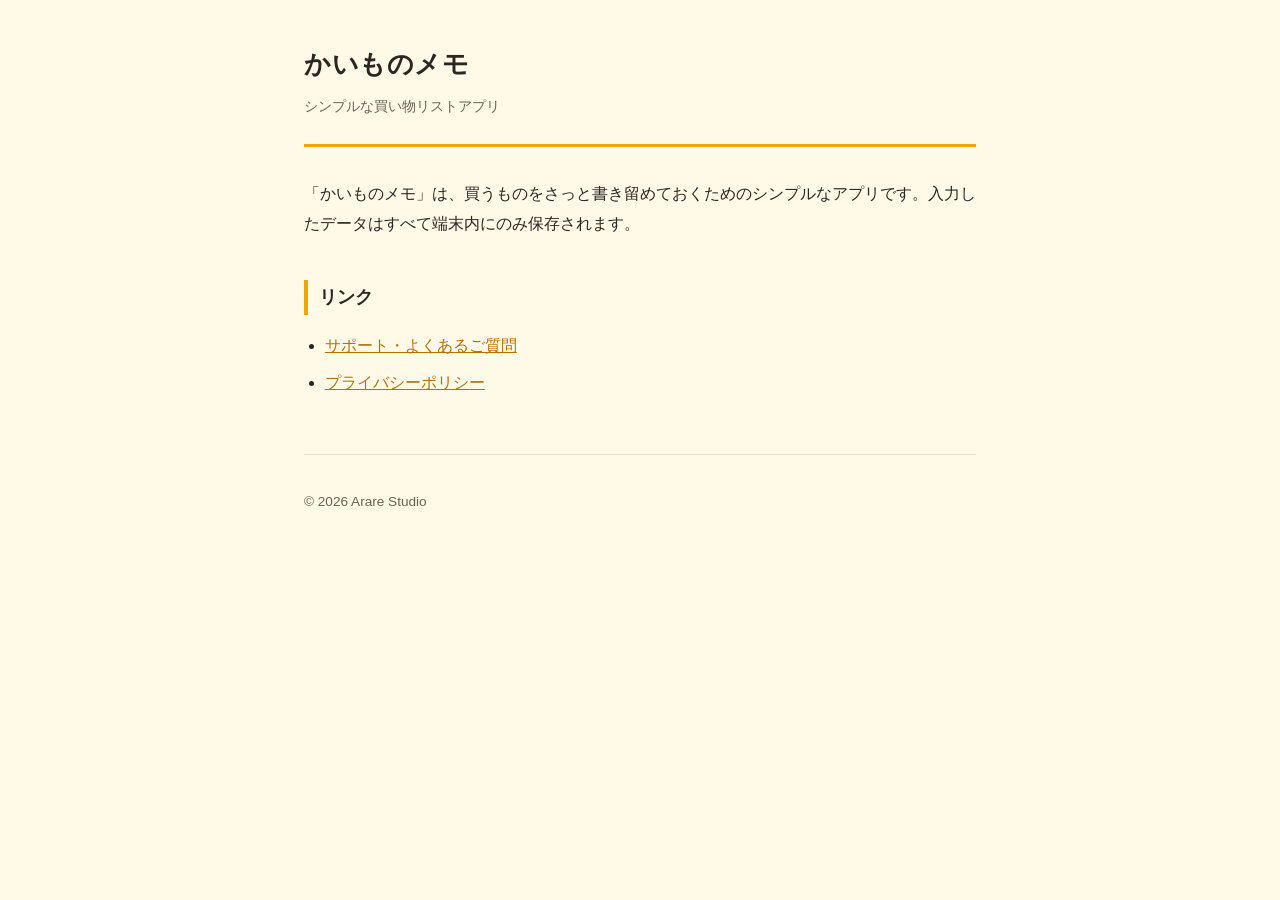
<file: index.html>
<!doctype html>
<html lang="ja">
<head>
<meta charset="utf-8">
<meta name="viewport" content="width=device-width, initial-scale=1">
<title>かいものメモ</title>
<link rel="stylesheet" href="assets/style.css">
</head>
<body>
<div class="wrap">

<header>
  <h1>かいものメモ</h1>
  <p>シンプルな買い物リストアプリ</p>
</header>

<p>「かいものメモ」は、買うものをさっと書き留めておくためのシンプルなアプリです。入力したデータはすべて端末内にのみ保存されます。</p>

<h2>リンク</h2>
<ul>
  <li><a href="support/">サポート・よくあるご質問</a></li>
  <li><a href="privacy/">プライバシーポリシー</a></li>
</ul>

<footer>
  <p>© 2026 Arare Studio</p>
</footer>

</div>
</body>
</html>
</file>
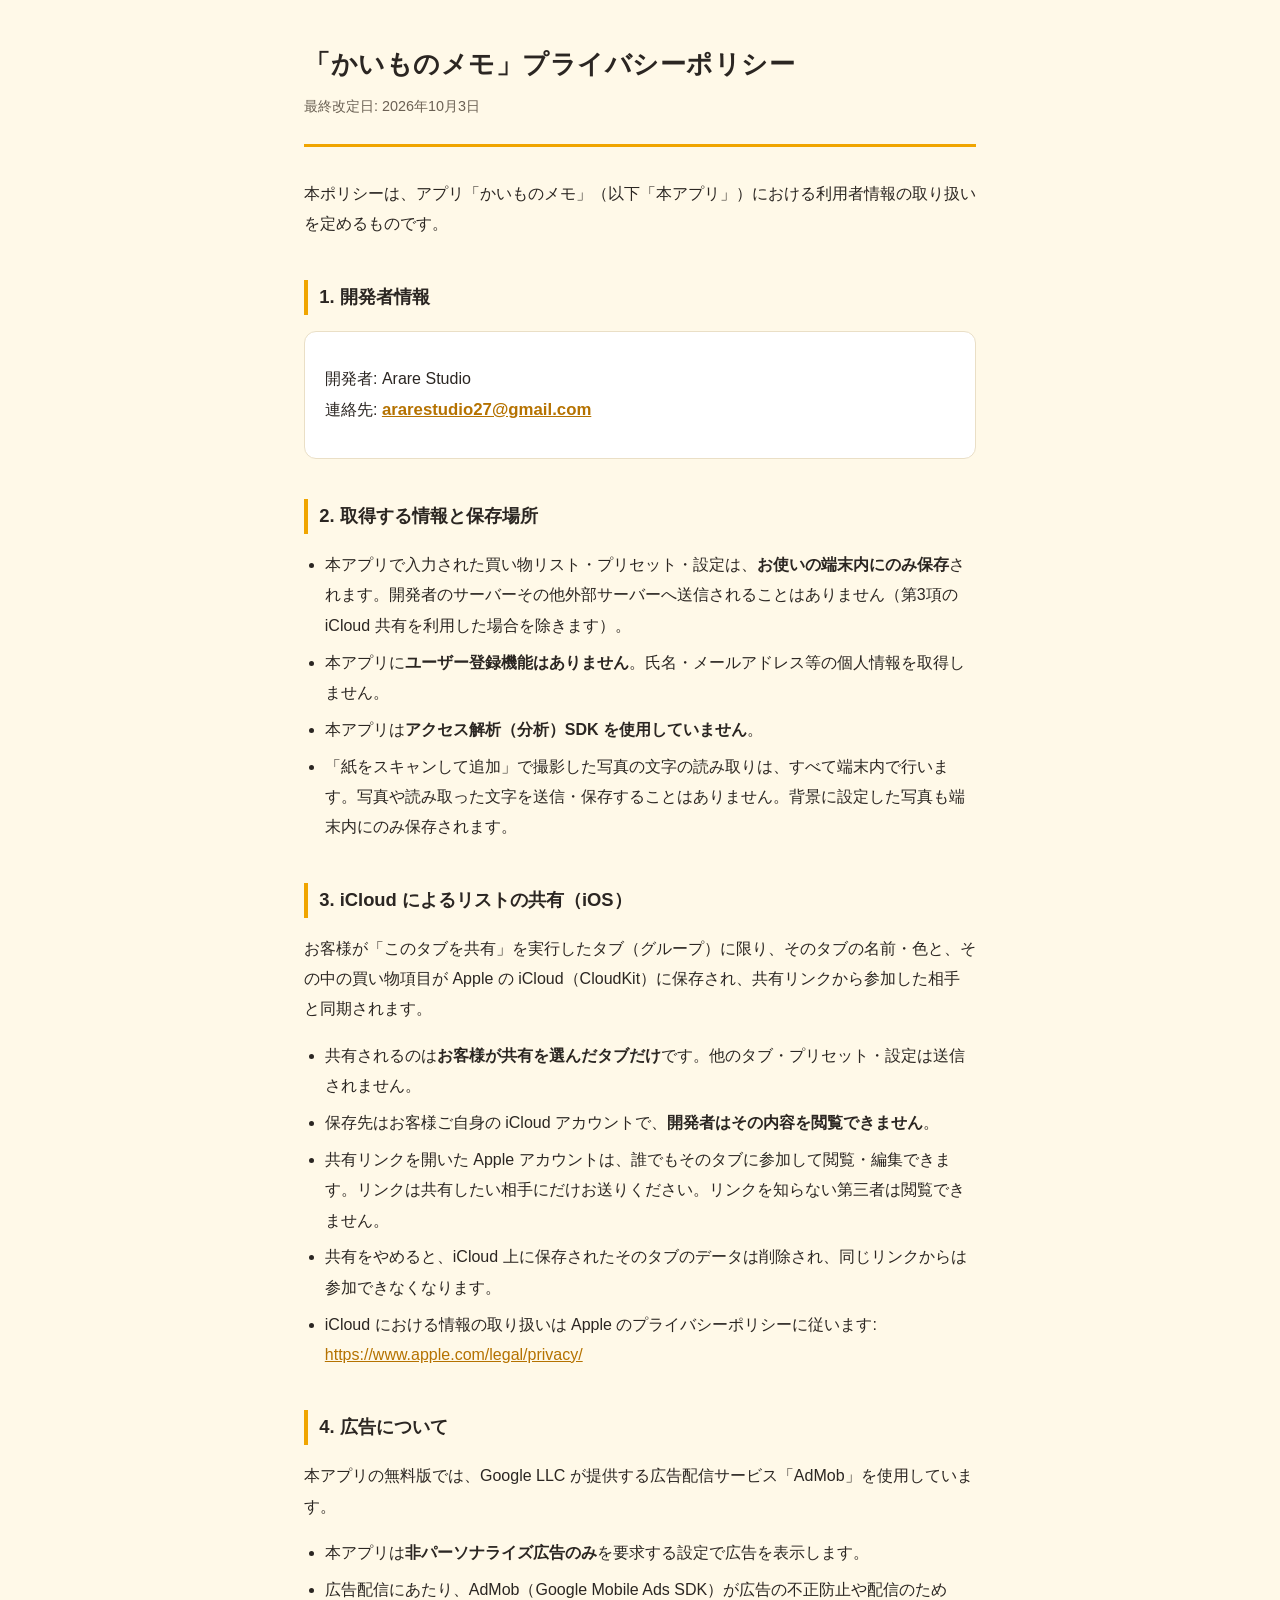
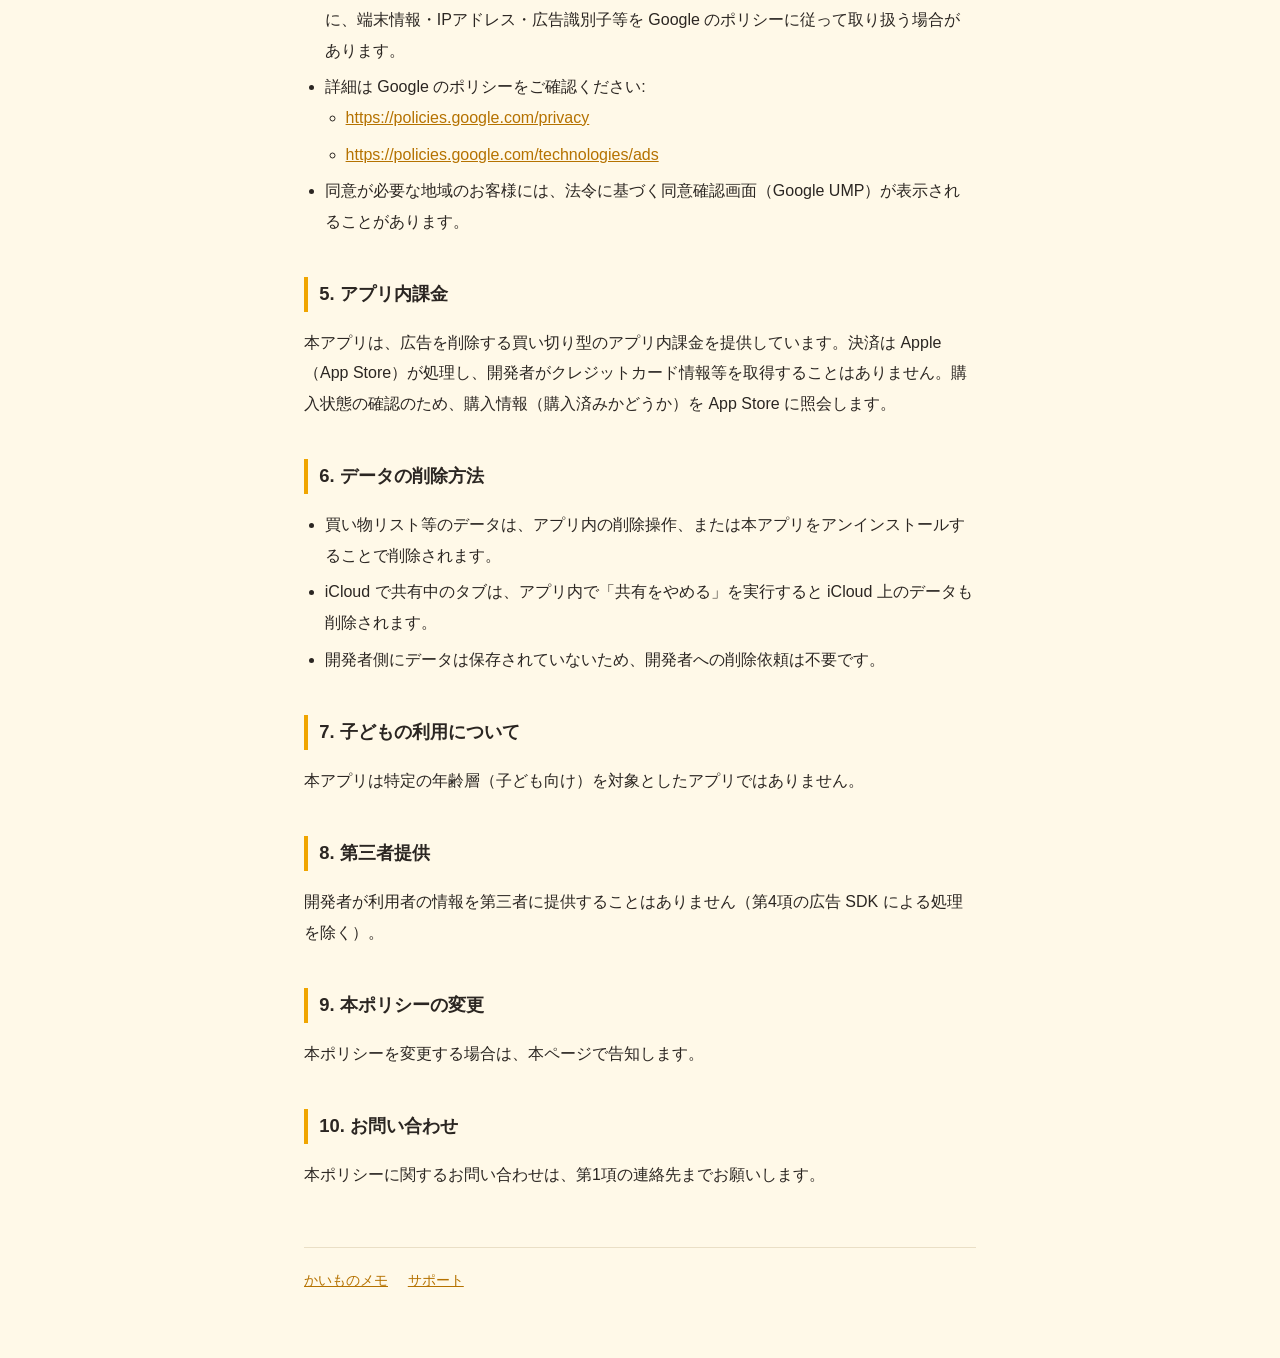
<file: privacy/index.html>
<!doctype html>
<html lang="ja">
<head>
<meta charset="utf-8">
<meta name="viewport" content="width=device-width, initial-scale=1">
<title>プライバシーポリシー | かいものメモ</title>
<link rel="stylesheet" href="../assets/style.css">
</head>
<body>
<div class="wrap">

<header>
  <h1>「かいものメモ」プライバシーポリシー</h1>
  <p>最終改定日: 2026年10月3日</p>
</header>

<p>本ポリシーは、アプリ「かいものメモ」（以下「本アプリ」）における利用者情報の取り扱いを定めるものです。</p>

<h2>1. 開発者情報</h2>
<div class="card">
  <p>開発者: Arare Studio<br>
  連絡先: <span class="contact"><a href="mailto:ararestudio27@gmail.com">ararestudio27@gmail.com</a></span></p>
</div>

<h2>2. 取得する情報と保存場所</h2>
<ul>
  <li>本アプリで入力された買い物リスト・プリセット・設定は、<strong>お使いの端末内にのみ保存</strong>されます。開発者のサーバーその他外部サーバーへ送信されることはありません（第3項の iCloud 共有を利用した場合を除きます）。</li>
  <li>本アプリに<strong>ユーザー登録機能はありません</strong>。氏名・メールアドレス等の個人情報を取得しません。</li>
  <li>本アプリは<strong>アクセス解析（分析）SDK を使用していません</strong>。</li>
  <li>「紙をスキャンして追加」で撮影した写真の文字の読み取りは、すべて端末内で行います。写真や読み取った文字を送信・保存することはありません。背景に設定した写真も端末内にのみ保存されます。</li>
</ul>

<h2>3. iCloud によるリストの共有（iOS）</h2>
<p>お客様が「このタブを共有」を実行したタブ（グループ）に限り、そのタブの名前・色と、その中の買い物項目が Apple の iCloud（CloudKit）に保存され、共有リンクから参加した相手と同期されます。</p>
<ul>
  <li>共有されるのは<strong>お客様が共有を選んだタブだけ</strong>です。他のタブ・プリセット・設定は送信されません。</li>
  <li>保存先はお客様ご自身の iCloud アカウントで、<strong>開発者はその内容を閲覧できません</strong>。</li>
  <li>共有リンクを開いた Apple アカウントは、誰でもそのタブに参加して閲覧・編集できます。リンクは共有したい相手にだけお送りください。リンクを知らない第三者は閲覧できません。</li>
  <li>共有をやめると、iCloud 上に保存されたそのタブのデータは削除され、同じリンクからは参加できなくなります。</li>
  <li>iCloud における情報の取り扱いは Apple のプライバシーポリシーに従います: <a href="https://www.apple.com/legal/privacy/">https://www.apple.com/legal/privacy/</a></li>
</ul>

<h2>4. 広告について</h2>
<p>本アプリの無料版では、Google LLC が提供する広告配信サービス「AdMob」を使用しています。</p>
<ul>
  <li>本アプリは<strong>非パーソナライズ広告のみ</strong>を要求する設定で広告を表示します。</li>
  <li>広告配信にあたり、AdMob（Google Mobile Ads SDK）が広告の不正防止や配信のために、端末情報・IPアドレス・広告識別子等を Google のポリシーに従って取り扱う場合があります。</li>
  <li>詳細は Google のポリシーをご確認ください:
    <ul>
      <li><a href="https://policies.google.com/privacy">https://policies.google.com/privacy</a></li>
      <li><a href="https://policies.google.com/technologies/ads">https://policies.google.com/technologies/ads</a></li>
    </ul>
  </li>
  <li>同意が必要な地域のお客様には、法令に基づく同意確認画面（Google UMP）が表示されることがあります。</li>
</ul>

<h2>5. アプリ内課金</h2>
<p>本アプリは、広告を削除する買い切り型のアプリ内課金を提供しています。決済は Apple（App Store）が処理し、開発者がクレジットカード情報等を取得することはありません。購入状態の確認のため、購入情報（購入済みかどうか）を App Store に照会します。</p>

<h2>6. データの削除方法</h2>
<ul>
  <li>買い物リスト等のデータは、アプリ内の削除操作、または本アプリをアンインストールすることで削除されます。</li>
  <li>iCloud で共有中のタブは、アプリ内で「共有をやめる」を実行すると iCloud 上のデータも削除されます。</li>
  <li>開発者側にデータは保存されていないため、開発者への削除依頼は不要です。</li>
</ul>

<h2>7. 子どもの利用について</h2>
<p>本アプリは特定の年齢層（子ども向け）を対象としたアプリではありません。</p>

<h2>8. 第三者提供</h2>
<p>開発者が利用者の情報を第三者に提供することはありません（第4項の広告 SDK による処理を除く）。</p>

<h2>9. 本ポリシーの変更</h2>
<p>本ポリシーを変更する場合は、本ページで告知します。</p>

<h2>10. お問い合わせ</h2>
<p>本ポリシーに関するお問い合わせは、第1項の連絡先までお願いします。</p>

<footer>
  <a href="../">かいものメモ</a>
  <a href="../support/">サポート</a>
</footer>

</div>
</body>
</html>
</file>
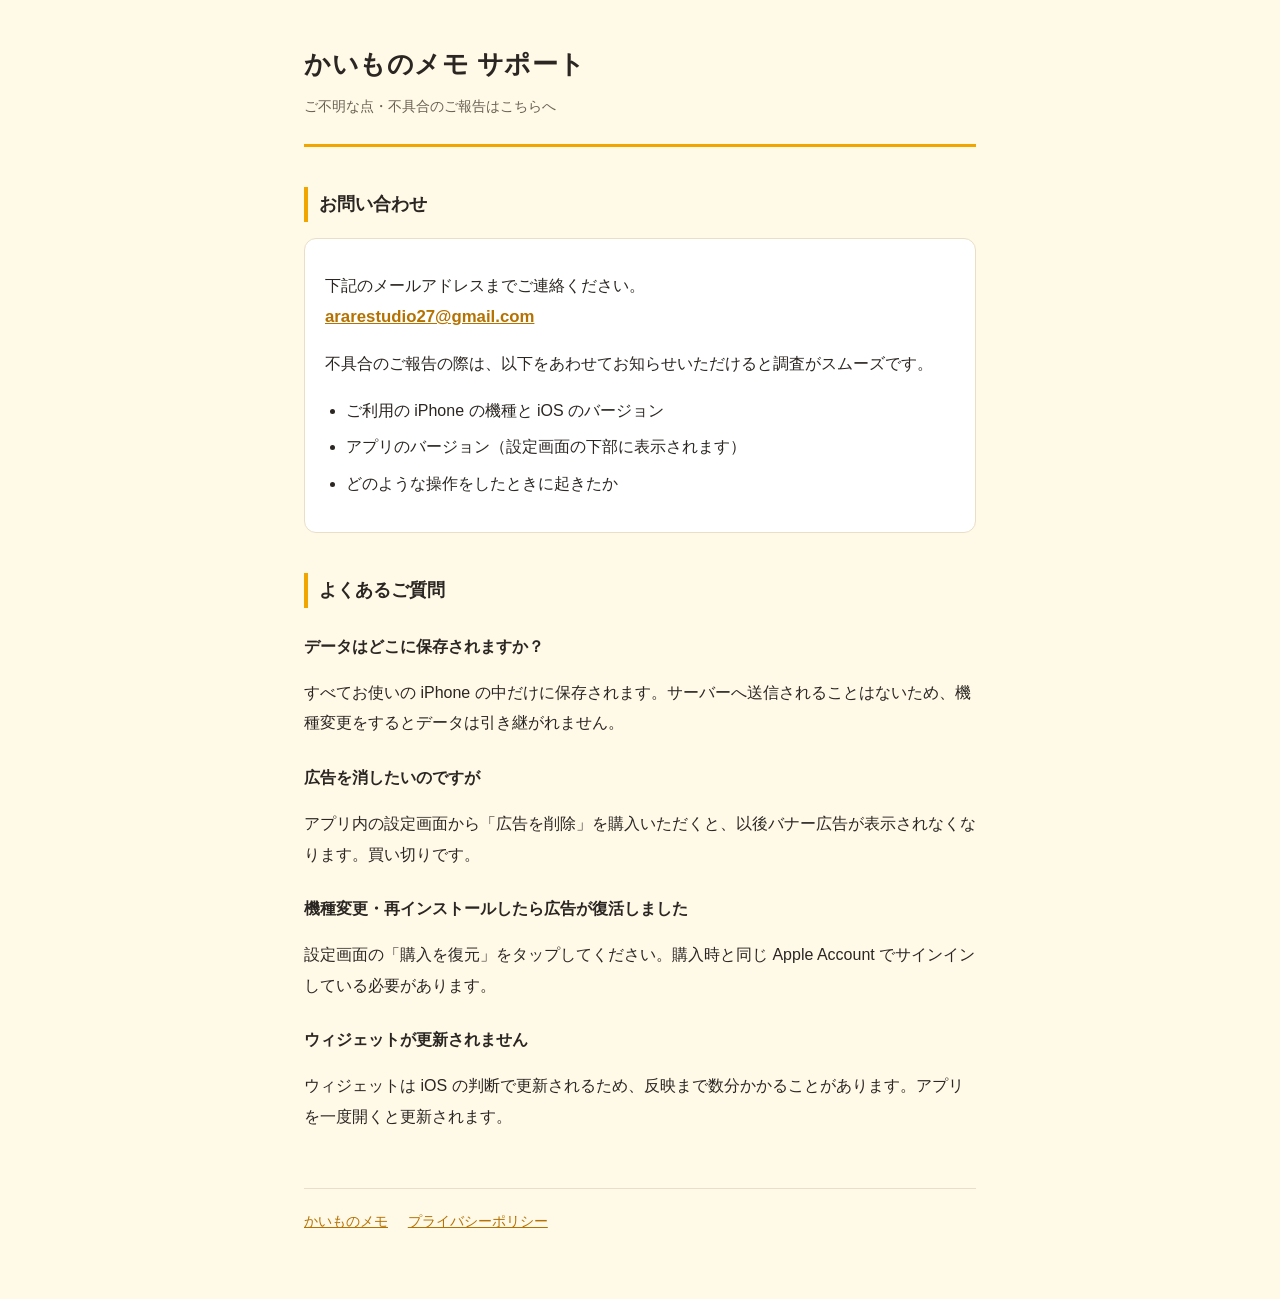
<file: support/index.html>
<!doctype html>
<html lang="ja">
<head>
<meta charset="utf-8">
<meta name="viewport" content="width=device-width, initial-scale=1">
<title>サポート | かいものメモ</title>
<link rel="stylesheet" href="../assets/style.css">
</head>
<body>
<div class="wrap">

<header>
  <h1>かいものメモ サポート</h1>
  <p>ご不明な点・不具合のご報告はこちらへ</p>
</header>

<h2>お問い合わせ</h2>
<div class="card">
  <p>下記のメールアドレスまでご連絡ください。<br>
  <span class="contact"><a href="mailto:ararestudio27@gmail.com">ararestudio27@gmail.com</a></span></p>
  <p>不具合のご報告の際は、以下をあわせてお知らせいただけると調査がスムーズです。</p>
  <ul>
    <li>ご利用の iPhone の機種と iOS のバージョン</li>
    <li>アプリのバージョン（設定画面の下部に表示されます）</li>
    <li>どのような操作をしたときに起きたか</li>
  </ul>
</div>

<h2>よくあるご質問</h2>

<h2 style="font-size:1rem;border:none;padding:0;margin-top:1.5rem;">データはどこに保存されますか？</h2>
<p>すべてお使いの iPhone の中だけに保存されます。サーバーへ送信されることはないため、機種変更をするとデータは引き継がれません。</p>

<h2 style="font-size:1rem;border:none;padding:0;margin-top:1.5rem;">広告を消したいのですが</h2>
<p>アプリ内の設定画面から「広告を削除」を購入いただくと、以後バナー広告が表示されなくなります。買い切りです。</p>

<h2 style="font-size:1rem;border:none;padding:0;margin-top:1.5rem;">機種変更・再インストールしたら広告が復活しました</h2>
<p>設定画面の「購入を復元」をタップしてください。購入時と同じ Apple Account でサインインしている必要があります。</p>

<h2 style="font-size:1rem;border:none;padding:0;margin-top:1.5rem;">ウィジェットが更新されません</h2>
<p>ウィジェットは iOS の判断で更新されるため、反映まで数分かかることがあります。アプリを一度開くと更新されます。</p>

<footer>
  <a href="../">かいものメモ</a>
  <a href="../privacy/">プライバシーポリシー</a>
</footer>

</div>
</body>
</html>
</file>
<file: assets/style.css>
/* かいものメモ 公開ページ共通スタイル */
:root {
  --accent: #f0a500;
  --bg: #fff9e8;
  --fg: #2b2622;
  --muted: #6b6154;
  --card: #ffffff;
  --border: #eadfc6;
}

@media (prefers-color-scheme: dark) {
  :root {
    --bg: #1c1a14;
    --fg: #ece7dd;
    --muted: #a9a093;
    --card: #26231b;
    --border: #3a352a;
  }
}

* {
  box-sizing: border-box;
}

body {
  margin: 0;
  padding: 0 1.25rem 4rem;
  background: var(--bg);
  color: var(--fg);
  font-family: -apple-system, BlinkMacSystemFont, 'Hiragino Sans', 'Noto Sans JP', sans-serif;
  line-height: 1.9;
  font-size: 16px;
}

.wrap {
  max-width: 42rem;
  margin: 0 auto;
}

header {
  padding: 2.5rem 0 1.5rem;
  border-bottom: 3px solid var(--accent);
  margin-bottom: 2rem;
}

header p {
  color: var(--muted);
  margin: 0.25rem 0 0;
  font-size: 0.9rem;
}

h1 {
  font-size: 1.6rem;
  margin: 0;
  letter-spacing: 0.02em;
}

h2 {
  font-size: 1.15rem;
  margin: 2.5rem 0 0.75rem;
  padding-left: 0.7rem;
  border-left: 4px solid var(--accent);
}

a {
  color: #b57200;
}

@media (prefers-color-scheme: dark) {
  a {
    color: var(--accent);
  }
}

ul {
  padding-left: 1.3rem;
}

li {
  margin-bottom: 0.4rem;
}

.card {
  background: var(--card);
  border: 1px solid var(--border);
  border-radius: 12px;
  padding: 1rem 1.25rem;
  margin: 1rem 0;
}

.contact {
  font-size: 1.05rem;
  font-weight: 600;
  word-break: break-all;
}

footer {
  margin-top: 3.5rem;
  padding-top: 1.25rem;
  border-top: 1px solid var(--border);
  color: var(--muted);
  font-size: 0.85rem;
}

footer a {
  margin-right: 1rem;
}
</file>
